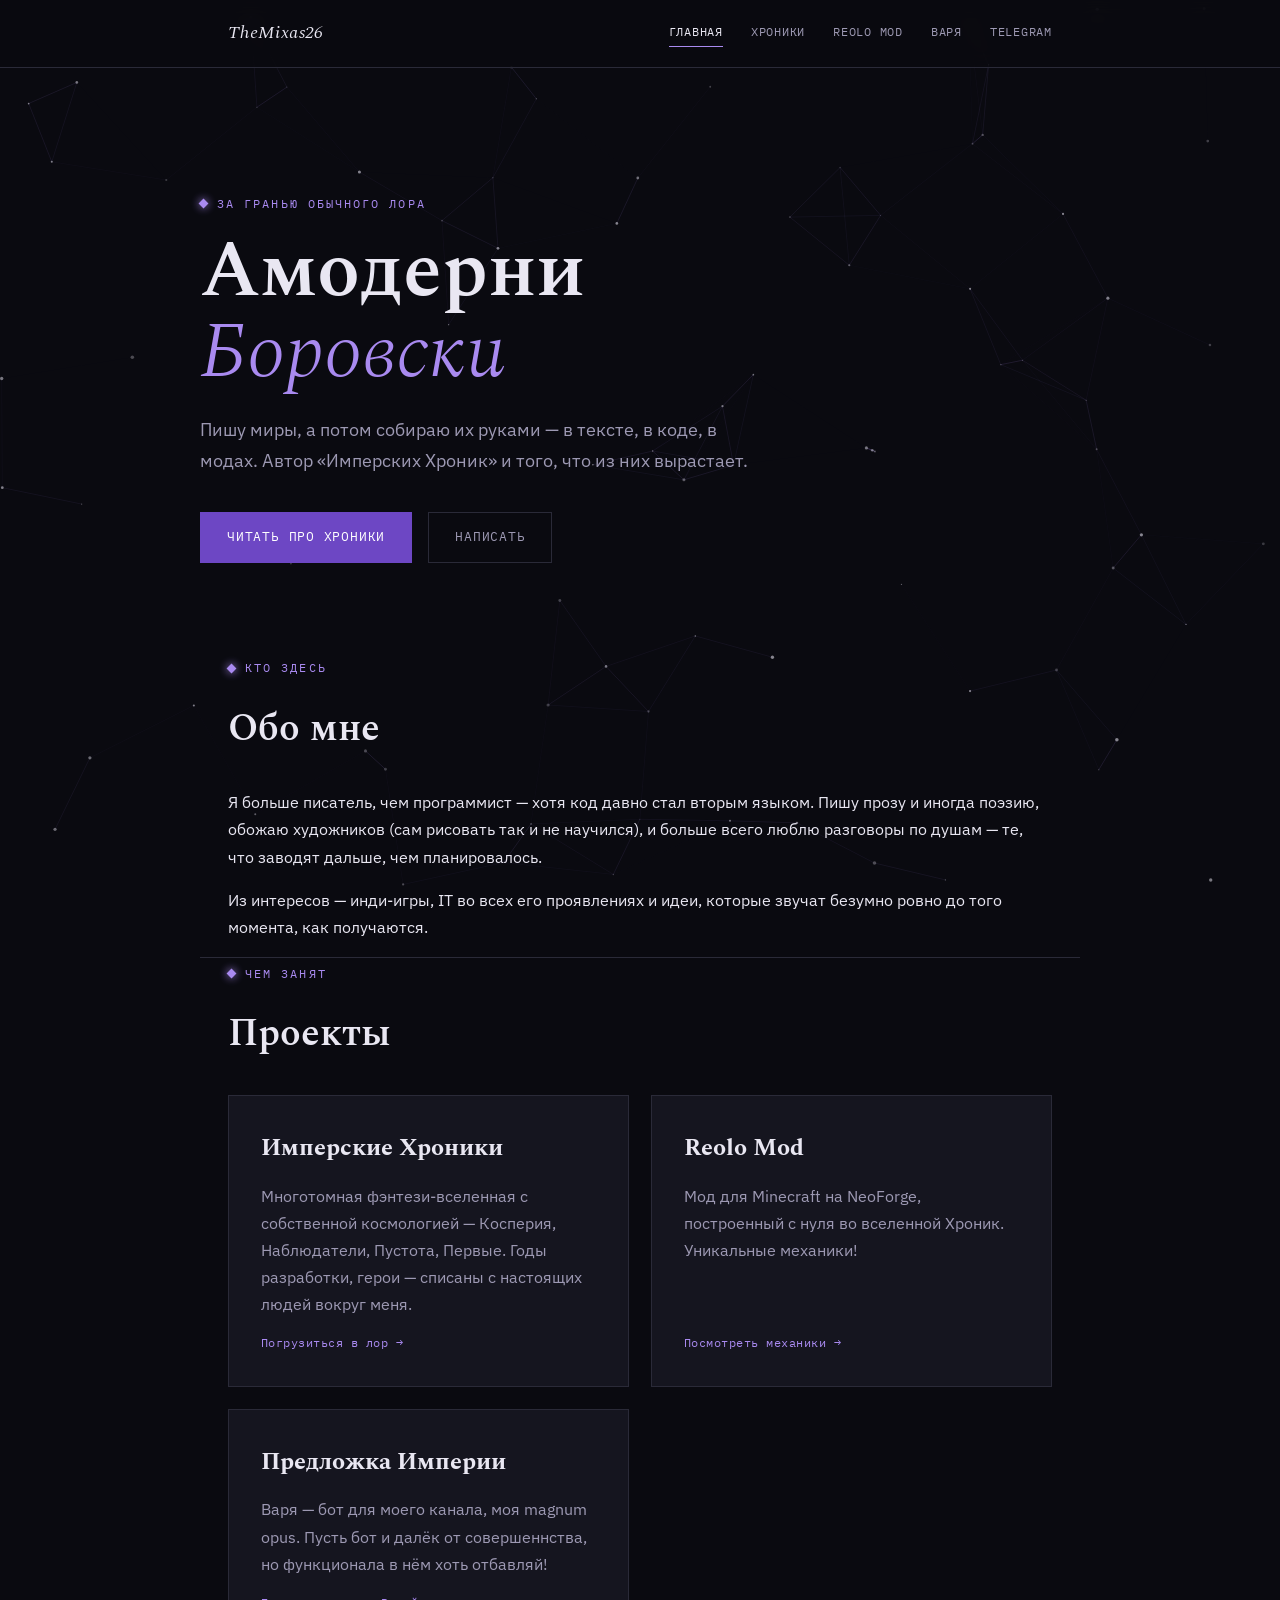
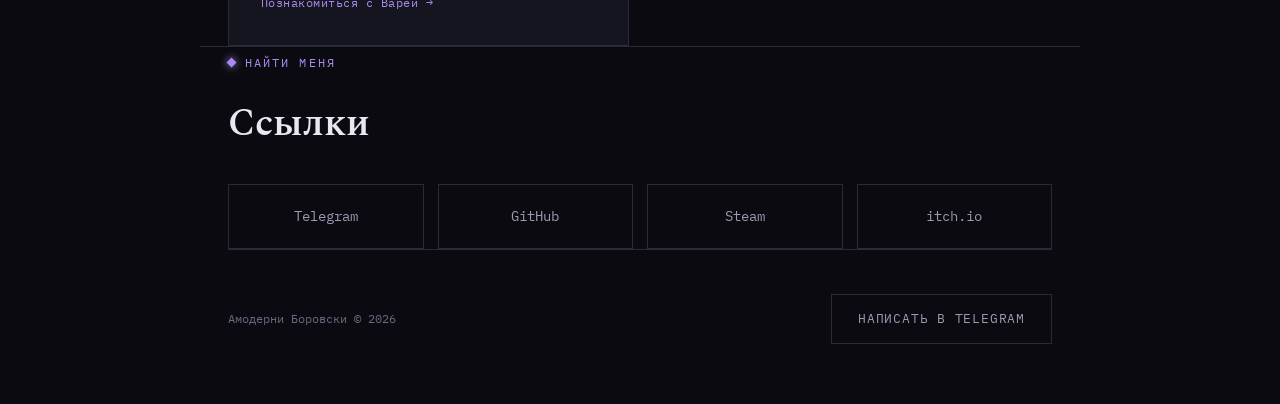
<file: index.html>
<!DOCTYPE html>
<html lang="ru">
<head>
<meta charset="UTF-8">
<meta name="viewport" content="width=device-width, initial-scale=1.0">
<title>Амодерни Боровски</title>
<link rel="stylesheet" href="style.css">
</head>
<body>
<canvas id="voidfield"></canvas>

<div class="wrap">
  <nav class="nav">
    <div class="container">
      <div class="nav-brand">TheMixas26</div>
      <button class="nav-toggle" id="navToggle" aria-label="Открыть меню">
        <span></span><span></span><span></span>
      </button>
      <div class="nav-links">
        <a href="index.html" class="current">Главная</a>
        <a href="chronicles.html">Хроники</a>
        <a href="reolo-mod.html">Reolo Mod</a>
	<a href="reolo-bot.html">ВАРЯ</a>
        <a href="https://t.me/mixas26" target="_blank">Telegram</a>
      </div>
    </div>
  </nav>

  <header class="hero container">
    <div class="eyebrow">за гранью обычного лора</div>
    <h1>Амодерни<br><em>Боровски</em></h1>
    <p class="lede">Пишу миры, а потом собираю их руками — в тексте, в коде, в модах. Автор «Имперских Хроник» и того, что из них вырастает.</p>
    <div class="hero-actions">
      <a href="chronicles.html" class="btn btn-primary">Читать про Хроники</a>
      <a href="https://t.me/mixas26" target="_blank" class="btn btn-ghost">Написать</a>
    </div>
  </header>

  <section class="container" id="about">
    <div class="eyebrow">кто здесь</div>
    <h2 class="section-title">Обо мне</h2>
    <p>Я больше писатель, чем программист — хотя код давно стал вторым языком. Пишу прозу и иногда поэзию, обожаю художников (сам рисовать так и не научился), и больше всего люблю разговоры по душам — те, что заводят дальше, чем планировалось.</p>
    <p>Из интересов — инди-игры, IT во всех его проявлениях и идеи, которые звучат безумно ровно до того момента, как получаются.</p>
  </section>

  <section class="container" id="projects">
    <div class="eyebrow">чем занят</div>
    <h2 class="section-title">Проекты</h2>
    <div class="projects-grid">
      <a href="chronicles.html" class="project-card">
        <h3>Имперские Хроники</h3>
        <p>Многотомная фэнтези-вселенная с собственной космологией — Косперия, Наблюдатели, Пустота, Первые. Годы разработки, герои — списаны с настоящих людей вокруг меня.</p>
        <span class="goto">Погрузиться в лор →</span>
      </a>
      <a href="reolo-mod.html" class="project-card">
        <h3>Reolo Mod</h3>
        <p>Мод для Minecraft на NeoForge, построенный с нуля во вселенной Хроник. Уникальные механики!</p>
        <span class="goto">Посмотреть механики →</span>
      </a>
      <a href="reolo-bot.html" class="project-card">
	 <h3>Предложка Империи</h3>
	 <p>Варя — бот для моего канала, моя magnum opus. Пусть бот и далёк от совершеннства, но функционала в нём хоть отбавляй!</p>
	 <span class="goto">Познакомиться с Варей →</span>
      </a>
    </div>
  </section>

  <section class="container" id="links">
    <div class="eyebrow">найти меня</div>
    <h2 class="section-title">Ссылки</h2>
    <div class="link-row">
      <a href="https://t.me/mixas26" target="_blank" class="link-card">Telegram</a>
      <a href="https://github.com/TheMixas26" target="_blank" class="link-card">GitHub</a>
      <a href="https://steamcommunity.com/id/kwadrat3000/" target="_blank" class="link-card">Steam</a>
      <a href="https://themixas26.itch.io/" target="_blank" class="link-card">itch.io</a>
    </div>
  </section>

  <div class="container">
    <footer>
      <span class="foot-mono">Амодерни Боровски © 2026</span>
      <a href="https://t.me/mixas26" target="_blank" class="btn btn-ghost">Написать в Telegram</a>
    </footer>
  </div>
</div>

<script src="voidfield.js"></script>
<script src="nav.js"></script>
<script src="varya-console.js"></script>
</body>
</html>
</file>
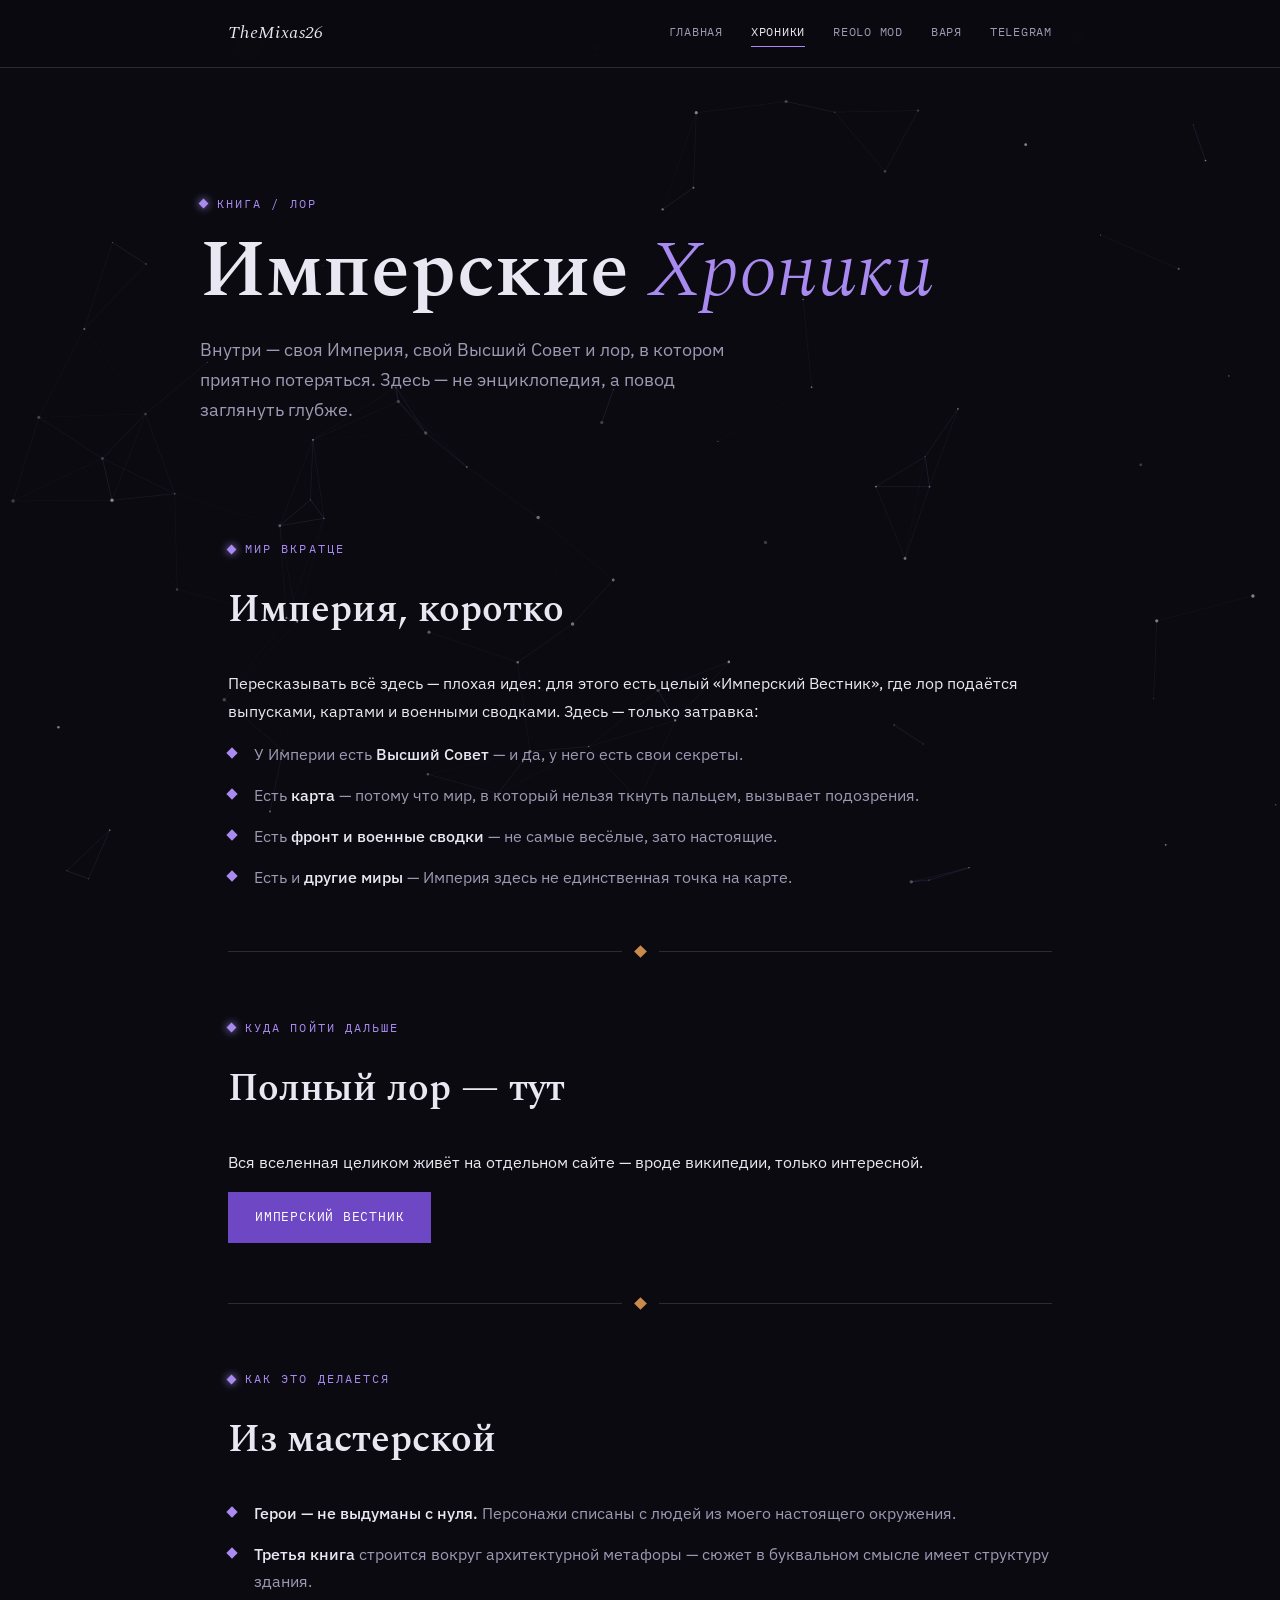
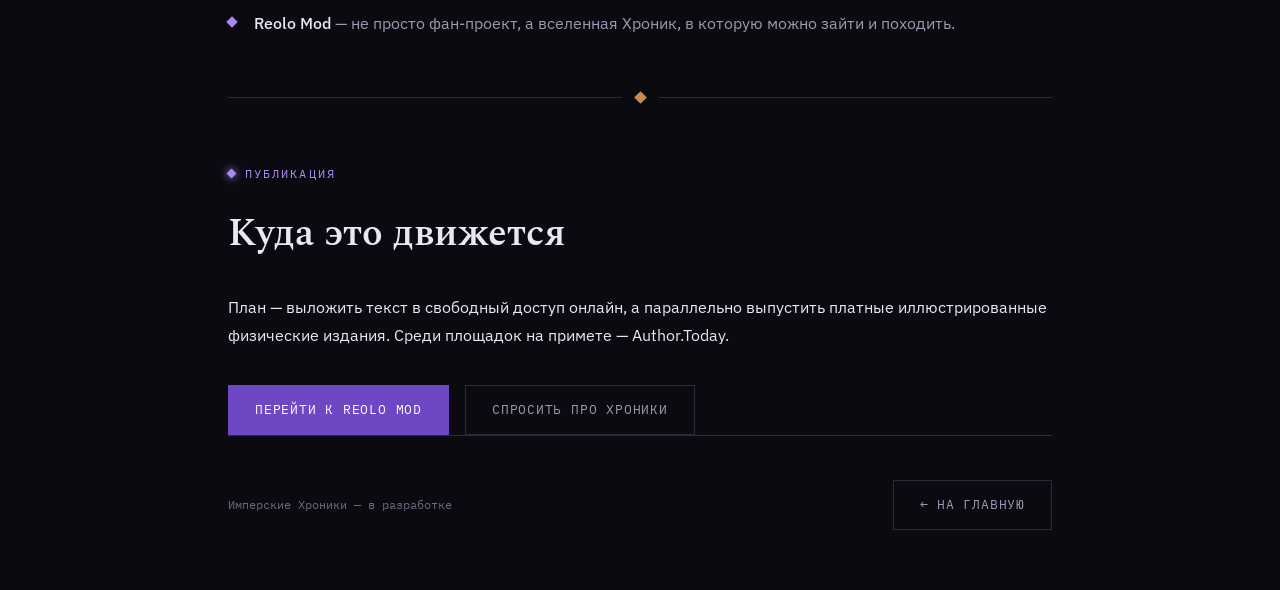
<file: chronicles.html>
<!DOCTYPE html>
<html lang="ru">
<head>
<meta charset="UTF-8">
<meta name="viewport" content="width=device-width, initial-scale=1.0">
<title>Имперские Хроники — Амодерни Боровски</title>
<link rel="stylesheet" href="style.css">
</head>
<body>
<canvas id="voidfield"></canvas>

<div class="wrap">
  <nav class="nav">
    <div class="container">
      <div class="nav-brand">TheMixas26</div>
      <button class="nav-toggle" id="navToggle" aria-label="Открыть меню">
        <span></span><span></span><span></span>
      </button>
      <div class="nav-links">
        <a href="index.html">Главная</a>
        <a href="chronicles.html" class="current">Хроники</a>
        <a href="reolo-mod.html">Reolo Mod</a>
	<a href="reolo-bot.html">ВАРЯ</a>
        <a href="https://t.me/mixas26" target="_blank">Telegram</a>
      </div>
    </div>
  </nav>

  <header class="hero container">
    <div class="eyebrow">книга / лор</div>
    <h1>Имперские <em>Хроники</em></h1>
    <p class="lede">Внутри — своя Империя, свой Высший Совет и лор, в котором приятно потеряться. Здесь — не энциклопедия, а повод заглянуть глубже.</p>
  </header>

  <section class="container">
    <div class="eyebrow">мир вкратце</div>
    <h2 class="section-title">Империя, коротко</h2>
    <p>Пересказывать всё здесь — плохая идея: для этого есть целый «Имперский Вестник», где лор подаётся выпусками, картами и военными сводками. Здесь — только затравка:</p>

    <ul class="shard-list">
      <li>У Империи есть <strong>Высший Совет</strong> — и да, у него есть свои секреты.</li>
      <li>Есть <strong>карта</strong> — потому что мир, в который нельзя ткнуть пальцем, вызывает подозрения.</li>
      <li>Есть <strong>фронт и военные сводки</strong> — не самые весёлые, зато настоящие.</li>
      <li>Есть и <strong>другие миры</strong> — Империя здесь не единственная точка на карте.</li>
    </ul>

    <div class="shard-divider"><span></span></div>

    <div class="eyebrow">куда пойти дальше</div>
    <h2 class="section-title">Полный лор — тут</h2>
    <p>Вся вселенная целиком живёт на отдельном сайте — вроде википедии, только интересной.</p>
    <a href="https://imperial-herald.netlify.app/" target="_blank" class="btn btn-primary">Имперский Вестник</a>

    <div class="shard-divider"><span></span></div>

    <div class="eyebrow">как это делается</div>
    <h2 class="section-title">Из мастерской</h2>
    <ul class="shard-list">
      <li><strong>Герои — не выдуманы с нуля.</strong> Персонажи списаны с людей из моего настоящего окружения.</li>
      <li><strong>Третья книга</strong> строится вокруг архитектурной метафоры — сюжет в буквальном смысле имеет структуру здания.</li>
      <li><strong>Reolo Mod</strong> — не просто фан-проект, а вселенная Хроник, в которую можно зайти и походить.</li>
    </ul>

    <div class="shard-divider"><span></span></div>

    <div class="eyebrow">публикация</div>
    <h2 class="section-title">Куда это движется</h2>
    <p>План — выложить текст в свободный доступ онлайн, а параллельно выпустить платные иллюстрированные физические издания. Среди площадок на примете — Author.Today.</p>

    <div class="hero-actions">
      <a href="reolo-mod.html" class="btn btn-primary">Перейти к Reolo Mod</a>
      <a href="https://t.me/mixas26" target="_blank" class="btn btn-ghost">Спросить про Хроники</a>
    </div>
  </section>

  <div class="container">
    <footer>
      <span class="foot-mono">Имперские Хроники — в разработке</span>
      <a href="index.html" class="btn btn-ghost">← на главную</a>
    </footer>
  </div>
</div>

<script src="voidfield.js"></script>
<script src="nav.js"></script>
<script src="varya-console.js"></script>
</body>
</html>
</file>
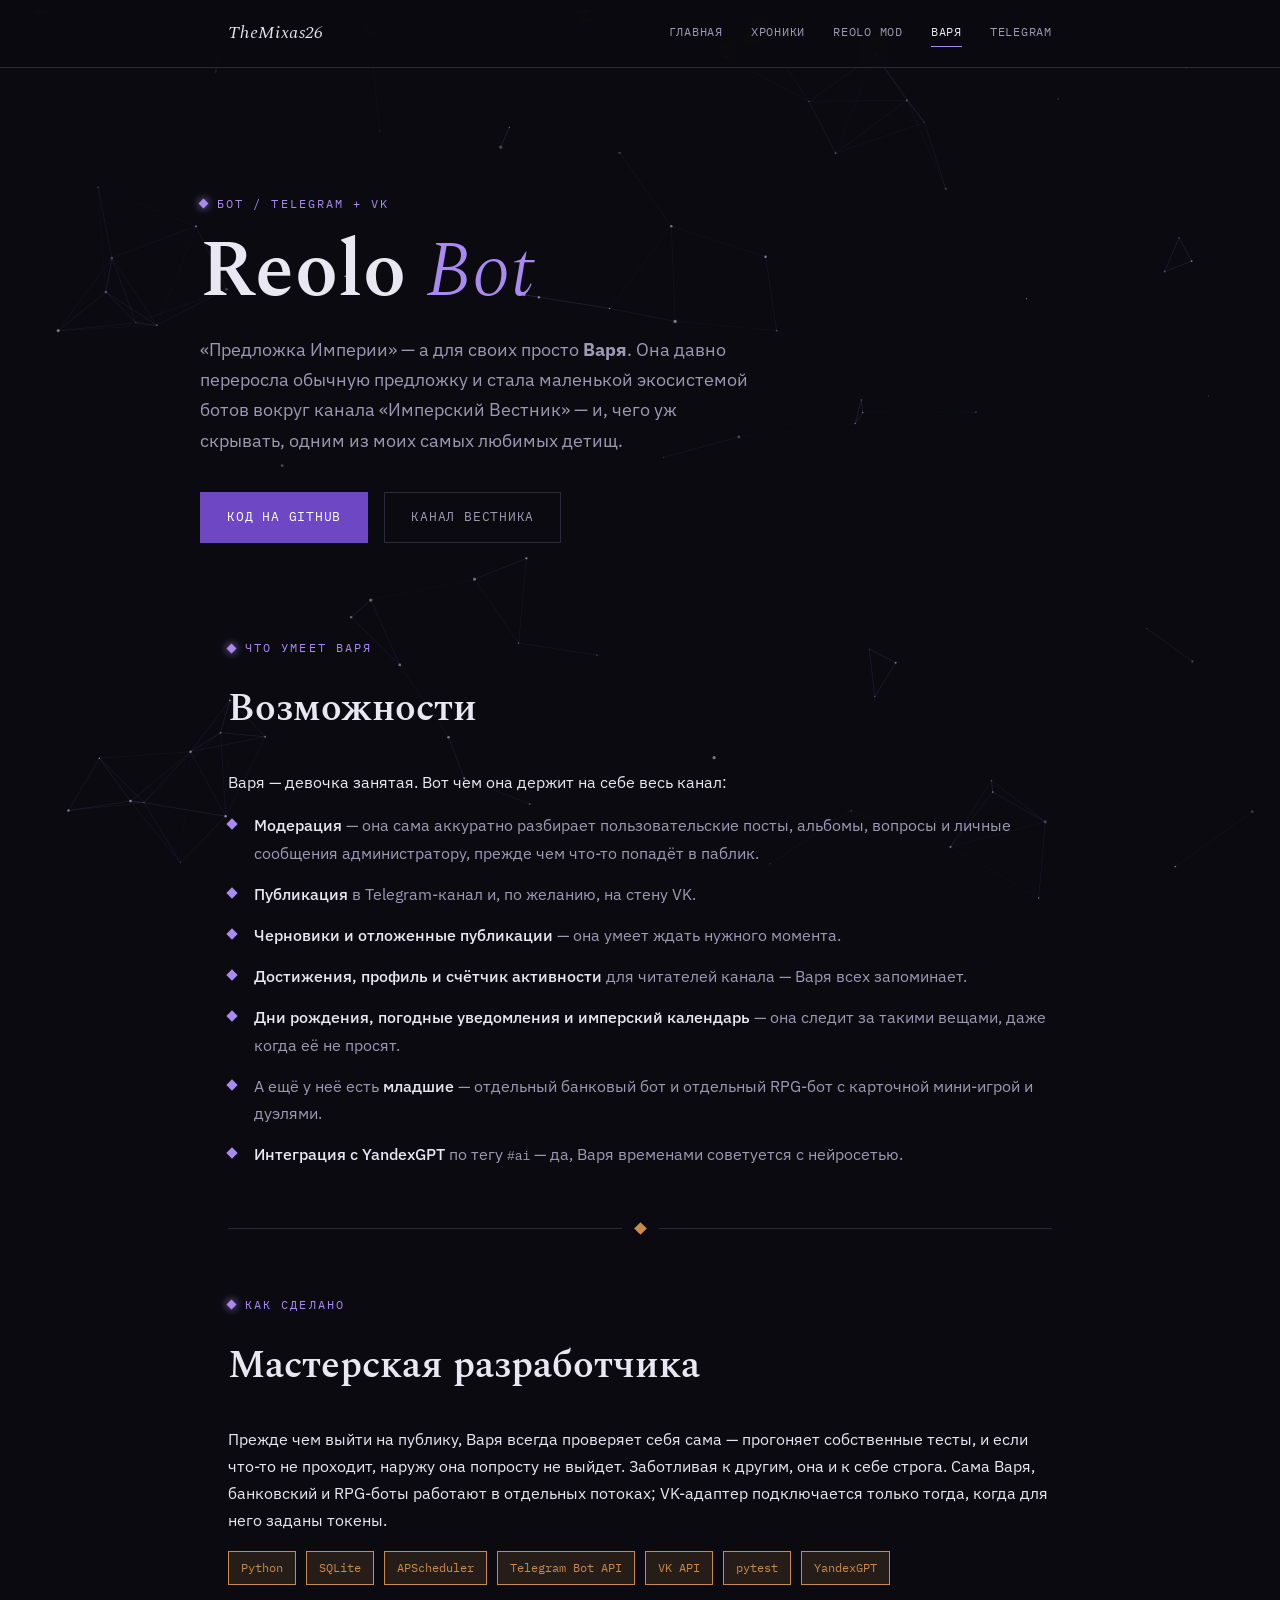
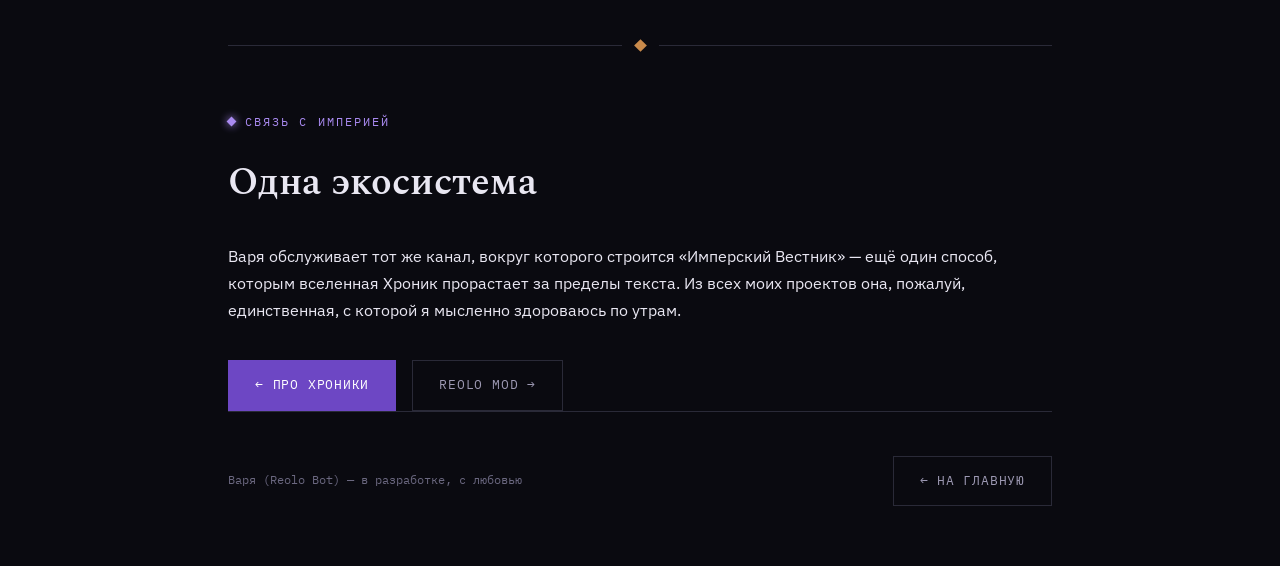
<file: reolo-bot.html>
<!DOCTYPE html>
<html lang="ru">
<head>
<meta charset="UTF-8">
<meta name="viewport" content="width=device-width, initial-scale=1.0">
<title>Варя (Reolo Bot) — Амодерни Боровски</title>
<link rel="stylesheet" href="style.css">
</head>
<body>
<canvas id="voidfield"></canvas>

<div class="wrap">
  <nav class="nav">
    <div class="container">
      <div class="nav-brand">TheMixas26</div>
      <button class="nav-toggle" id="navToggle" aria-label="Открыть меню">
        <span></span><span></span><span></span>
      </button>
      <div class="nav-links">
        <a href="index.html">Главная</a>
        <a href="chronicles.html">Хроники</a>
        <a href="reolo-mod.html">Reolo Mod</a>
        <a href="reolo-bot.html" class="current">ВАРЯ</a>
        <a href="https://t.me/mixas26" target="_blank">Telegram</a>
      </div>
    </div>
  </nav>

  <header class="hero container">
    <div class="eyebrow">бот / telegram + vk</div>
    <h1>Reolo <em>Bot</em></h1>
    <p class="lede">«Предложка Империи» — а для своих просто <strong>Варя</strong>. Она давно переросла обычную предложку и стала маленькой экосистемой ботов вокруг канала «Имперский Вестник» — и, чего уж скрывать, одним из моих самых любимых детищ.</p>
    <div class="hero-actions">
      <a href="https://github.com/TheMixas26/reolo_bot" target="_blank" class="btn btn-primary">Код на GitHub</a>
      <a href="https://t.me/reolo_channel" target="_blank" class="btn btn-ghost">Канал Вестника</a>
    </div>
  </header>

  <section class="container">
    <div class="eyebrow">что умеет варя</div>
    <h2 class="section-title">Возможности</h2>
    <p>Варя — девочка занятая. Вот чем она держит на себе весь канал:</p>
    <ul class="shard-list">
      <li><strong>Модерация</strong> — она сама аккуратно разбирает пользовательские посты, альбомы, вопросы и личные сообщения администратору, прежде чем что-то попадёт в паблик.</li>
      <li><strong>Публикация</strong> в Telegram-канал и, по желанию, на стену VK.</li>
      <li><strong>Черновики и отложенные публикации</strong> — она умеет ждать нужного момента.</li>
      <li><strong>Достижения, профиль и счётчик активности</strong> для читателей канала — Варя всех запоминает.</li>
      <li><strong>Дни рождения, погодные уведомления и имперский календарь</strong> — она следит за такими вещами, даже когда её не просят.</li>
      <li>А ещё у неё есть <strong>младшие</strong> — отдельный банковый бот и отдельный RPG-бот с карточной мини-игрой и дуэлями.</li>
      <li><strong>Интеграция с YandexGPT</strong> по тегу <code>#ai</code> — да, Варя временами советуется с нейросетью.</li>
    </ul>

    <div class="shard-divider"><span></span></div>

    <div class="eyebrow">как сделано</div>
    <h2 class="section-title">Мастерская разработчика</h2>
    <p>Прежде чем выйти на публику, Варя всегда проверяет себя сама — прогоняет собственные тесты, и если что-то не проходит, наружу она попросту не выйдет. Заботливая к другим, она и к себе строга. Сама Варя, банковский и RPG-боты работают в отдельных потоках; VK-адаптер подключается только тогда, когда для него заданы токены.</p>
    <div class="tag-row">
      <span class="tag">Python</span>
      <span class="tag">SQLite</span>
      <span class="tag">APScheduler</span>
      <span class="tag">Telegram Bot API</span>
      <span class="tag">VK API</span>
      <span class="tag">pytest</span>
      <span class="tag">YandexGPT</span>
    </div>

    <div class="shard-divider"><span></span></div>

    <div class="eyebrow">связь с империей</div>
    <h2 class="section-title">Одна экосистема</h2>
    <p>Варя обслуживает тот же канал, вокруг которого строится «Имперский Вестник» — ещё один способ, которым вселенная Хроник прорастает за пределы текста. Из всех моих проектов она, пожалуй, единственная, с которой я мысленно здороваюсь по утрам.</p>

    <div class="hero-actions">
      <a href="chronicles.html" class="btn btn-primary">← про Хроники</a>
      <a href="reolo-mod.html" class="btn btn-ghost">Reolo Mod →</a>
    </div>
  </section>

  <div class="container">
    <footer>
      <span class="foot-mono">Варя (Reolo Bot) — в разработке, с любовью</span>
      <a href="index.html" class="btn btn-ghost">← на главную</a>
    </footer>
  </div>
</div>

<script src="voidfield.js"></script>
<script src="nav.js"></script>
<script src="varya-console.js"></script>
</body>
</html>
</file>
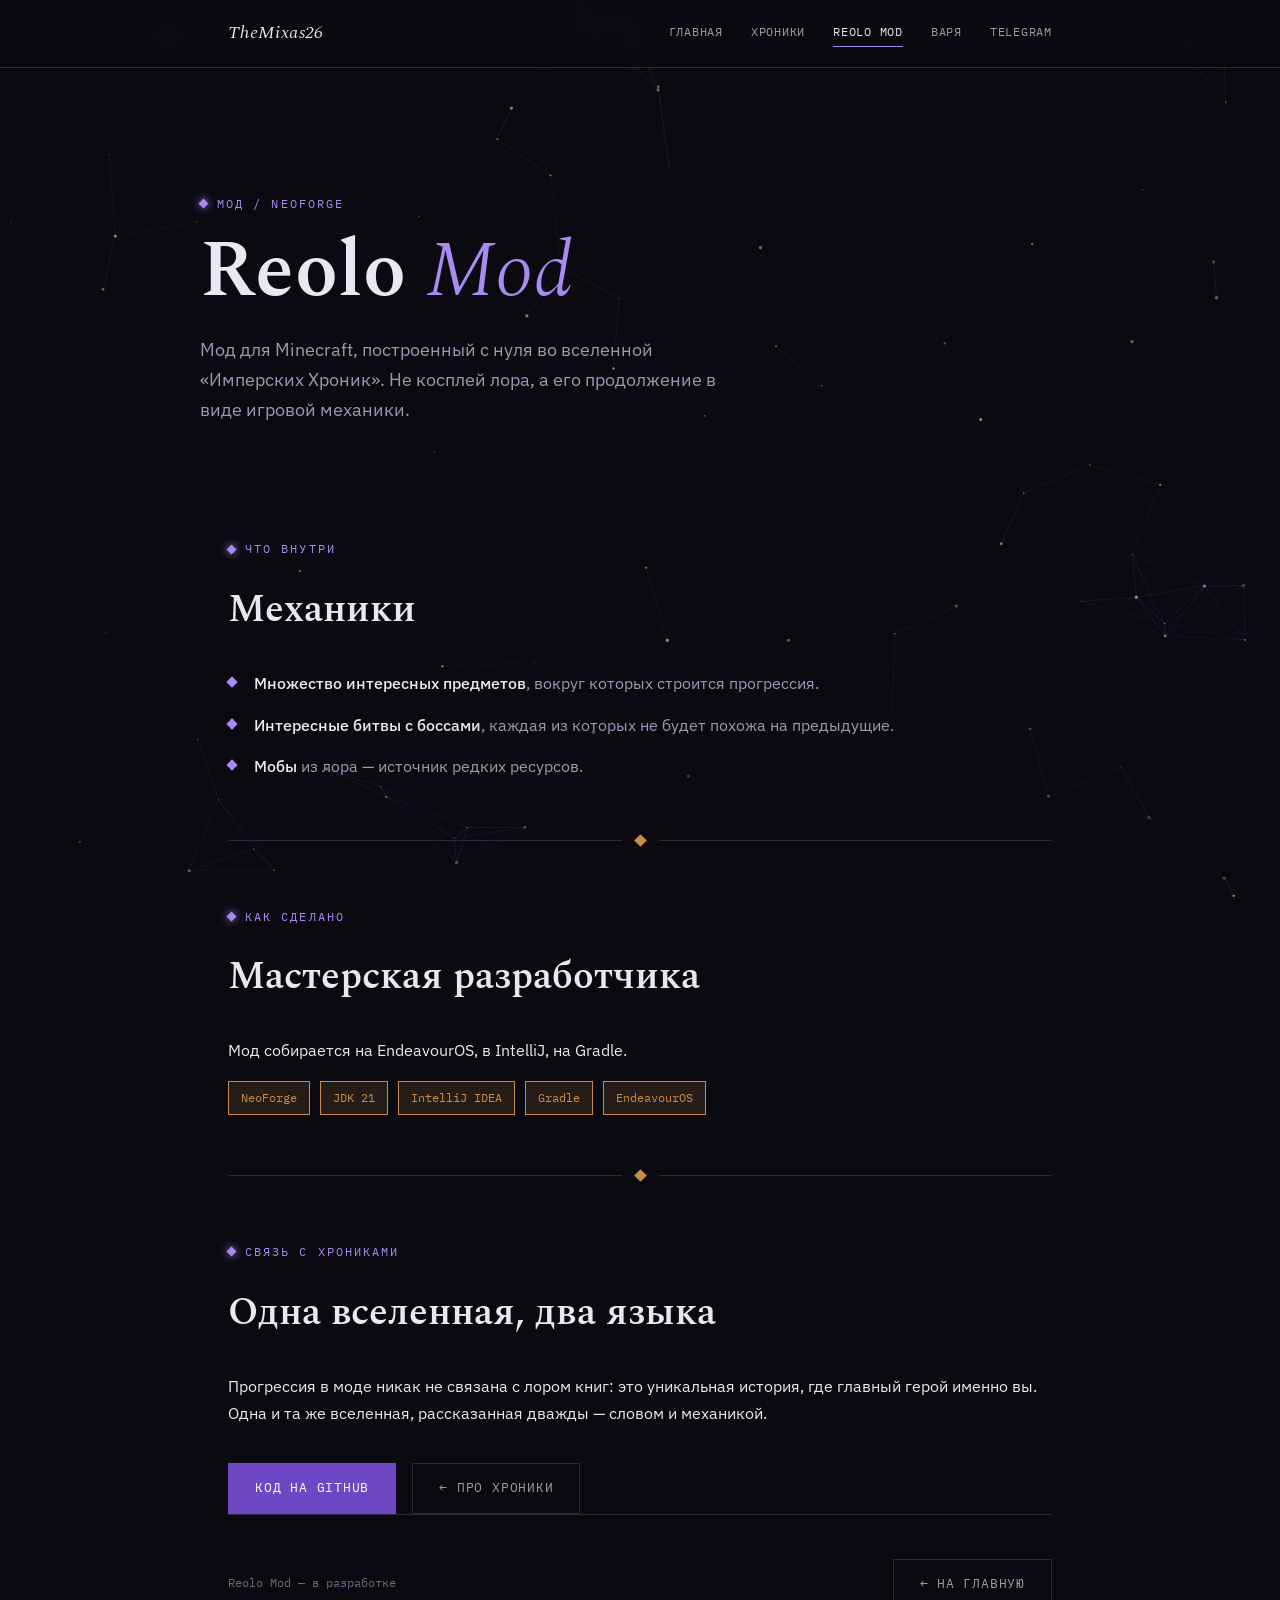
<file: reolo-mod.html>
<!DOCTYPE html>
<html lang="ru">
<head>
<meta charset="UTF-8">
<meta name="viewport" content="width=device-width, initial-scale=1.0">
<title>Reolo Mod — Амодерни Боровски</title>
<link rel="stylesheet" href="style.css">
</head>
<body>
<canvas id="voidfield"></canvas>

<div class="wrap">
  <nav class="nav">
    <div class="container">
      <div class="nav-brand">TheMixas26</div>
      <button class="nav-toggle" id="navToggle" aria-label="Открыть меню">
        <span></span><span></span><span></span>
      </button>
      <div class="nav-links">
        <a href="index.html">Главная</a>
        <a href="chronicles.html">Хроники</a>
        <a href="reolo-mod.html" class="current">Reolo Mod</a>
	<a href="reolo-bot.html">ВАРЯ</a>
        <a href="https://t.me/mixas26" target="_blank">Telegram</a>
      </div>
    </div>
  </nav>

  <header class="hero container">
    <div class="eyebrow">мод / neoforge</div>
    <h1>Reolo <em>Mod</em></h1>
    <p class="lede">Мод для Minecraft, построенный с нуля во вселенной «Имперских Хроник». Не косплей лора, а его продолжение в виде игровой механики.</p>
  </header>

  <section class="container">
    <div class="eyebrow">что внутри</div>
    <h2 class="section-title">Механики</h2>
    <ul class="shard-list">
      <li><strong>Множество интересных предметов</strong>, вокруг которых строится прогрессия.</li>
      <li><strong>Интересные битвы с боссами</strong>, каждая из которых не будет похожа на предыдущие.</li>
      <li><strong>Мобы</strong> из лора — источник редких ресурсов.</li>
    </ul>

    <div class="shard-divider"><span></span></div>

    <div class="eyebrow">как сделано</div>
    <h2 class="section-title">Мастерская разработчика</h2>
    <p>Мод собирается на EndeavourOS, в IntelliJ, на Gradle.</p>
    <div class="tag-row">
      <span class="tag">NeoForge</span>
      <span class="tag">JDK 21</span>
      <span class="tag">IntelliJ IDEA</span>
      <span class="tag">Gradle</span>
      <span class="tag">EndeavourOS</span>
    </div>

    <div class="shard-divider"><span></span></div>

    <div class="eyebrow">связь с хрониками</div>
    <h2 class="section-title">Одна вселенная, два языка</h2>
    <p>Прогрессия в моде никак не связана с лором книг: это уникальная история, где главный герой именно вы. Одна и та же вселенная, рассказанная дважды — словом и механикой.</p>

    <div class="hero-actions">
      <a href="https://github.com/TheMixas26" target="_blank" class="btn btn-primary">Код на GitHub</a>
      <a href="chronicles.html" class="btn btn-ghost">← про Хроники</a>
    </div>
  </section>

  <div class="container">
    <footer>
      <span class="foot-mono">Reolo Mod — в разработке</span>
      <a href="index.html" class="btn btn-ghost">← на главную</a>
    </footer>
  </div>
</div>

<script src="voidfield.js"></script>
<script src="nav.js"></script>
<script src="varya-console.js"></script>
</body>
</html>
</file>
<file: style.css>
@import url('https://fonts.googleapis.com/css2?family=Spectral:ital,wght@0,300;0,400;0,600;1,400&family=IBM+Plex+Sans:wght@400;500;600&family=IBM+Plex+Mono:wght@400;500&display=swap');

:root{
  --bg: #0a0a10;
  --bg-alt: #0e0e16;
  --surface: #15151f;
  --surface-hover: #1a1a26;
  --line: #26263400;
  --line-solid: #2a2a38;
  --ink: #e9e7f2;
  --ink-dim: #9d99b3;
  --ink-faint: #6b6880;
  --void: #6d47c4;
  --void-glow: #a98af0;
  --void-soft: rgba(109,71,196,0.18);
  --ember: #c98a4b;
  --ember-soft: rgba(201,138,75,0.15);

  --font-display: 'Spectral', serif;
  --font-body: 'IBM Plex Sans', sans-serif;
  --font-mono: 'IBM Plex Mono', monospace;
}

*{ box-sizing: border-box; }

html{ scroll-behavior: smooth; }

body{
  margin: 0;
  background: var(--bg);
  color: var(--ink);
  font-family: var(--font-body);
  line-height: 1.7;
  -webkit-font-smoothing: antialiased;
}

#voidfield{
  position: fixed;
  inset: 0;
  z-index: 0;
  pointer-events: none;
}

a{ color: inherit; text-decoration: none; }

.wrap{
  position: relative;
  z-index: 1;
}

.container{
  max-width: 880px;
  margin: 0 auto;
  padding: 0 28px;
}

/* ---- eyebrow / mono labels ---- */
.eyebrow{
  font-family: var(--font-mono);
  font-size: 0.72rem;
  letter-spacing: 0.18em;
  text-transform: uppercase;
  color: var(--void-glow);
  display: inline-flex;
  align-items: center;
  gap: 10px;
  margin-bottom: 18px;
}
.eyebrow::before{
  content: "";
  width: 7px;
  height: 7px;
  background: var(--void-glow);
  transform: rotate(45deg);
  display: inline-block;
  box-shadow: 0 0 8px var(--void-glow);
}

/* ---- nav ---- */
.nav{
  position: sticky;
  top: 0;
  z-index: 10;
  backdrop-filter: blur(10px);
  background: rgba(10,10,16,0.72);
  border-bottom: 1px solid var(--line-solid);
}
.nav .container{
  display: flex;
  align-items: center;
  justify-content: space-between;
  padding-top: 18px;
  padding-bottom: 18px;
}
.nav-brand{
  font-family: var(--font-display);
  font-style: italic;
  font-size: 1.15rem;
  letter-spacing: 0.02em;
}
.nav-links{
  display: flex;
  gap: 28px;
  font-family: var(--font-mono);
  font-size: 0.78rem;
  letter-spacing: 0.06em;
  text-transform: uppercase;
}
.nav-links a{
  color: var(--ink-dim);
  transition: color .25s ease;
  border-bottom: 1px solid transparent;
  padding-bottom: 4px;
}
.nav-links a:hover, .nav-links a.current{
  color: var(--ink);
  border-color: var(--void-glow);
}

/* ---- hero ---- */
.hero{
  padding: 120px 0 90px;
}
.hero h1{
  font-family: var(--font-display);
  font-weight: 600;
  font-size: clamp(2.6rem, 6.2vw, 5.2rem);
  line-height: 1.02;
  margin: 0 0 22px;
}
.hero h1 em{
  font-style: italic;
  font-weight: 300;
  color: var(--void-glow);
}
.hero p.lede{
  max-width: 560px;
  color: var(--ink-dim);
  font-size: 1.12rem;
}
.hero-actions{
  display: flex;
  gap: 16px;
  margin-top: 36px;
  flex-wrap: wrap;
}

/* ---- buttons ---- */
.btn{
  font-family: var(--font-mono);
  font-size: 0.82rem;
  letter-spacing: 0.06em;
  text-transform: uppercase;
  padding: 13px 26px;
  border: 1px solid var(--line-solid);
  display: inline-flex;
  align-items: center;
  gap: 10px;
  transition: all .25s ease;
}
.btn-primary{
  background: var(--void);
  border-color: var(--void);
  color: #fff;
}
.btn-primary:hover{
  background: var(--void-glow);
  border-color: var(--void-glow);
  box-shadow: 0 0 24px var(--void-soft);
}
.btn-ghost{
  color: var(--ink-dim);
}
.btn-ghost:hover{
  color: var(--ink);
  border-color: var(--ink-dim);
}

/* ---- sections ---- */
section{
  padding: 72px 0;
  border-top: 1px solid var(--line-solid);
}
section:first-of-type{ border-top: none; }

h2.section-title{
  font-family: var(--font-display);
  font-weight: 600;
  font-size: clamp(1.7rem, 3vw, 2.4rem);
  margin: 0 0 28px;
}

/* ---- divider shard ---- */
.shard-divider{
  display: flex;
  align-items: center;
  gap: 14px;
  margin: 56px 0;
  color: var(--ink-faint);
}
.shard-divider::before, .shard-divider::after{
  content: "";
  flex: 1;
  height: 1px;
  background: var(--line-solid);
}
.shard-divider span{
  width: 9px; height: 9px;
  background: var(--ember);
  transform: rotate(45deg);
}

/* ---- project cards ---- */
.projects-grid{
  display: grid;
  grid-template-columns: 1fr 1fr;
  gap: 22px;
}
@media (max-width: 720px){
  .projects-grid{ grid-template-columns: 1fr; }
}
.project-card{
  background: var(--surface);
  border: 1px solid var(--line-solid);
  padding: 32px;
  transition: all .3s ease;
  display: flex;
  flex-direction: column;
  gap: 14px;
}
.project-card:hover{
  background: var(--surface-hover);
  border-color: var(--void);
  transform: translateY(-3px);
}
.project-card h3{
  font-family: var(--font-display);
  font-size: 1.5rem;
  margin: 0;
}
.project-card p{
  color: var(--ink-dim);
  margin: 0;
  flex-grow: 1;
}
.project-card .goto{
  font-family: var(--font-mono);
  font-size: 0.78rem;
  color: var(--void-glow);
  letter-spacing: 0.04em;
}

/* ---- lists ---- */
ul.shard-list{
  list-style: none;
  padding: 0;
  margin: 0;
}
ul.shard-list li{
  position: relative;
  padding-left: 26px;
  margin-bottom: 14px;
  color: var(--ink-dim);
}
ul.shard-list li::before{
  content: "";
  position: absolute;
  left: 0;
  top: 8px;
  width: 8px;
  height: 8px;
  background: var(--void-glow);
  transform: rotate(45deg);
}
ul.shard-list strong{ color: var(--ink); font-weight: 500; }

/* ---- link row (index) ---- */
.link-row{
  display: grid;
  grid-template-columns: repeat(4, 1fr);
  gap: 14px;
}
@media (max-width: 720px){
  .link-row{ grid-template-columns: repeat(2, 1fr); }
}
.link-card{
  border: 1px solid var(--line-solid);
  padding: 20px 16px;
  text-align: center;
  font-family: var(--font-mono);
  font-size: 0.85rem;
  color: var(--ink-dim);
  transition: all .25s ease;
}
.link-card:hover{
  color: var(--ink);
  border-color: var(--void-glow);
  background: var(--void-soft);
}

/* ---- lore teaser blocks ---- */
.lore-block{
  border-left: 2px solid var(--void);
  padding-left: 24px;
  margin-bottom: 30px;
}
.lore-block h3{
  font-family: var(--font-display);
  font-style: italic;
  font-weight: 400;
  font-size: 1.3rem;
  margin: 0 0 8px;
  color: var(--void-glow);
}
.lore-block p{ margin: 0; color: var(--ink-dim); }

/* ---- tag pills (tech) ---- */
.tag-row{
  display: flex;
  flex-wrap: wrap;
  gap: 10px;
  margin-top: 8px;
}
.tag{
  font-family: var(--font-mono);
  font-size: 0.76rem;
  padding: 6px 12px;
  border: 1px solid var(--ember);
  color: var(--ember);
  background: var(--ember-soft);
}

/* ---- footer ---- */
footer{
  border-top: 1px solid var(--line-solid);
  padding: 44px 0 60px;
  display: flex;
  justify-content: space-between;
  align-items: center;
  flex-wrap: wrap;
  gap: 20px;
}
footer .foot-mono{
  font-family: var(--font-mono);
  font-size: 0.76rem;
  color: var(--ink-faint);
}

/* ---- focus visibility ---- */
a:focus-visible, button:focus-visible{
  outline: 2px solid var(--void-glow);
  outline-offset: 3px;
}

@media (prefers-reduced-motion: reduce){
  html{ scroll-behavior: auto; }
}
.nav-toggle{
  display: none;
  background: none;
  border: none;
  cursor: pointer;
  flex-direction: column;
  justify-content: center;
  gap: 5px;
  padding: 6px;
  z-index: 30;
}
.nav-toggle span{
  width: 22px;
  height: 2px;
  background: var(--ink);
  display: block;
  transition: transform .25s ease, opacity .25s ease;
}
.nav-toggle.open span:nth-child(1){ transform: translateY(7px) rotate(45deg); }
.nav-toggle.open span:nth-child(2){ opacity: 0; }
.nav-toggle.open span:nth-child(3){ transform: translateY(-7px) rotate(-45deg); }
 
.nav-overlay{
  position: fixed;
  inset: 0;
  background: rgba(6,6,10,0.6);
  opacity: 0;
  pointer-events: none;
  transition: opacity .3s ease;
  z-index: 15;
}
.nav-overlay.open{ opacity: 1; pointer-events: auto; }
 
@media (max-width: 680px){
  .nav-toggle{ display: flex; }
  .nav-links{
    position: fixed;
    top: 0;
    right: -78%;
    width: 78%;
    max-width: 320px;
    height: 100vh;
    background: var(--bg-alt);
    border-left: 1px solid var(--line-solid);
    flex-direction: column;
    align-items: flex-start;
    gap: 26px;
    padding: 110px 32px 40px;
    transition: right .3s ease;
    z-index: 20;
  }
  .nav-links.open{ right: 0; }
  .nav-links a{ font-size: 0.9rem; }
}
 
@media (prefers-reduced-motion: reduce){
  html{ scroll-behavior: auto; }
}
</file>
